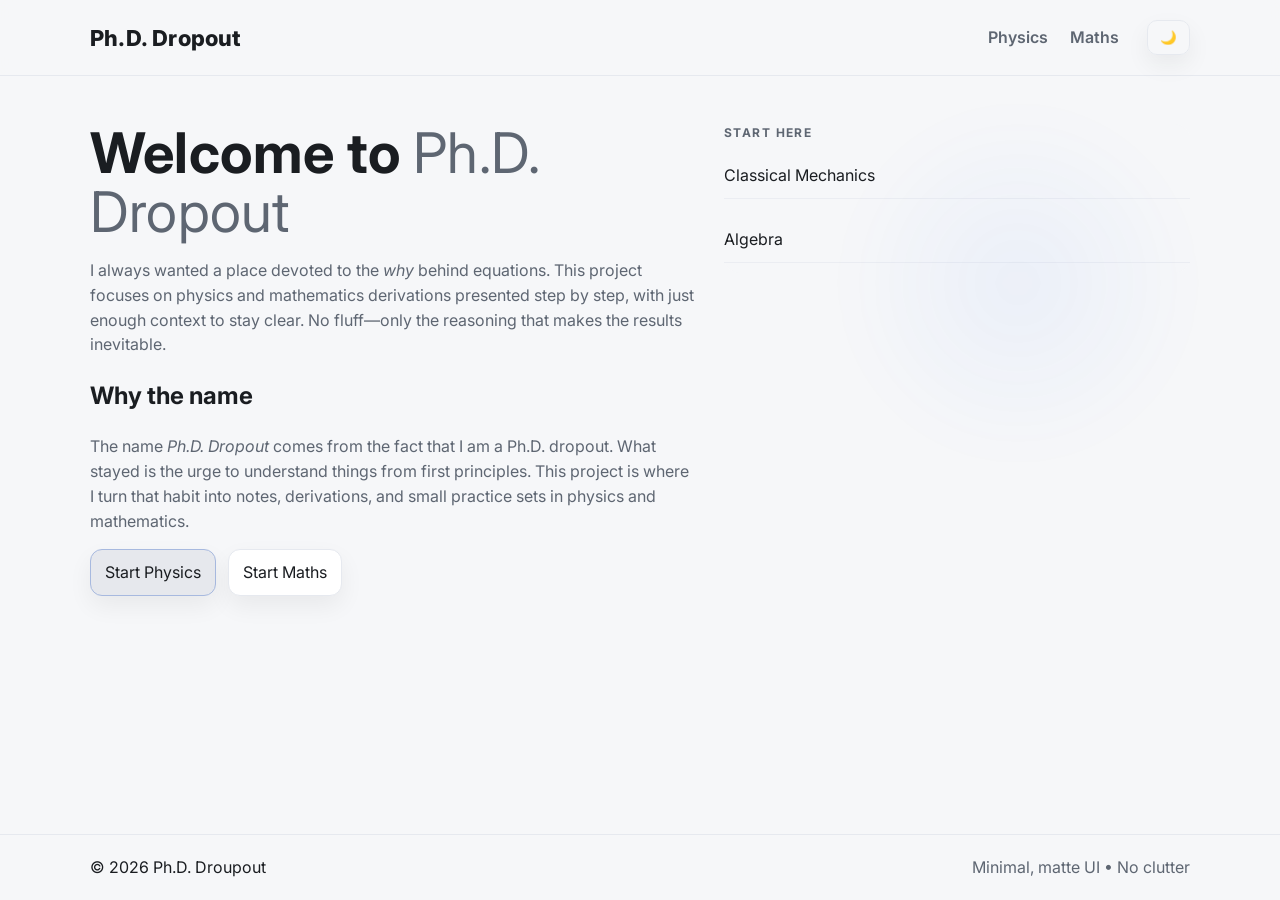
<file: index.html>
<!DOCTYPE html>
<html lang="en" data-theme="light">
<head>
  <meta charset="UTF-8" />
  <meta name="viewport" content="width=device-width, initial-scale=1" />
  <title>Ph.D. Droupout — Learn Simply</title>

  <!-- Font (Inter) -->
  <link rel="preconnect" href="https://fonts.gstatic.com" crossorigin>
  <link href="https://fonts.googleapis.com/css2?family=Inter:wght@400;600;700;800&display=swap" rel="stylesheet">

  <link rel="stylesheet" href="styles.css" />
</head>
<body class="layout">
  <header class="site-header">
    <div class="container header-wrap">
      <a href="index.html" class="brand">Ph.D. Dropout</a>
      <nav class="nav">
        <a href="physics.html">Physics</a>
        <a href="maths.html">Maths</a>
        <button id="theme-toggle" class="theme-toggle" aria-label="Toggle color theme" title="Toggle light/dark">🌙</button>
      </nav>
    </div>
  </header>

  <main class="container main-fill">
    <!-- Split hero: bold headline + compact CTAs + slim quick-links card -->
    <section class="hero-split">
      <div class="hero-copy">
        <h1>Welcome to <span class="quiet">Ph.D. Dropout</span> </h1>
        <p class="lede">I always wanted a place devoted to the <i>why</i> behind equations. This project focuses on physics and mathematics derivations presented step by step, with just enough context to stay clear. No fluff—only the reasoning that makes the results inevitable.</p>

        <h2>Why the name</h2>
        <p class="lede">
            The name <i>Ph.D. Dropout</i> comes from the fact that I am a Ph.D. dropout. What stayed is the urge to understand things from first principles. This project is where I turn that habit into notes, derivations, and small practice sets in physics and mathematics.
        </p>


        <div class="hero-actions">
          <a class="btn primary" href="physics.html">Start Physics</a>
          <a class="btn" href="maths.html">Start Maths</a>
        </div>
      </div>

      <aside class="hero-card" aria-label="Quick links">
        <h2 class="card-title">Start here</h2>
        <ul class="list-nav">
          <li><a href="physics.html#mechanics">Classical Mechanics</a></li>
          <li><a href="maths.html#algebra">Algebra</a></li>
        </ul>
      </aside>
    </section>

    <!-- Minimal subject pills (replaces big subject cards) -->
    <!--
    <section class="pill-row" aria-label="Subjects">
      <a class="pill" href="physics.html">Physics</a>
      <a class="pill" href="maths.html">Maths</a>
    </section>
    -->
  </main>

  <footer class="site-footer">
    <div class="container foot-wrap">
      <span> &copy; <span id="year"></span> Ph.D. Droupout</span>
      <span class="muted">Minimal, matte UI • No clutter</span>
    </div>
  </footer>

  <script src="script.js"></script>
</body>
</html>
</file>
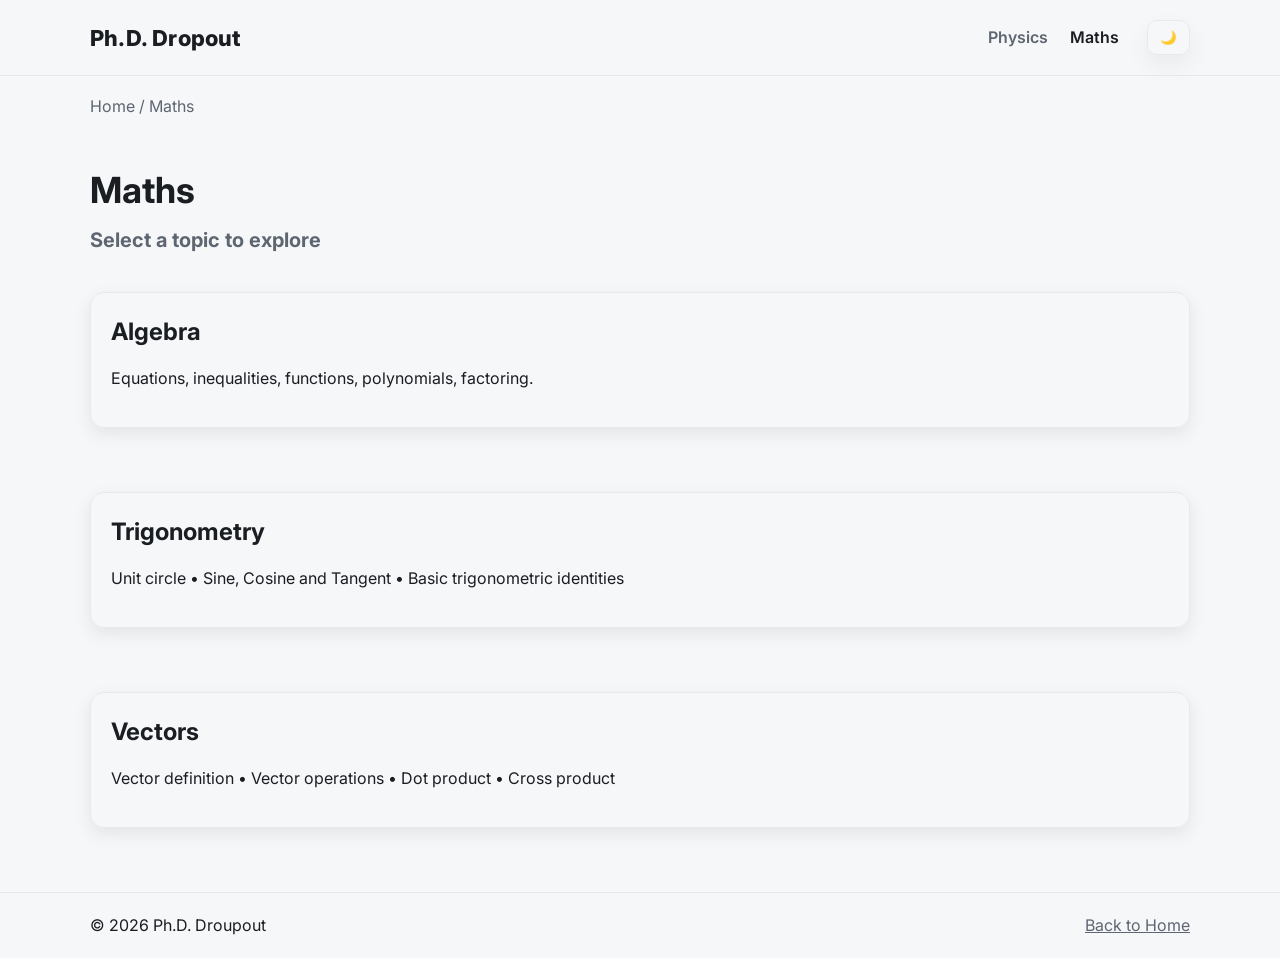
<file: maths.html>
<!DOCTYPE html>
<html lang="en" data-theme="light">
<head>
  <meta charset="UTF-8" />
  <meta name="viewport" content="width=device-width, initial-scale=1" />
  <title>Maths — Ph.D. Droupout</title>

  <link rel="preconnect" href="https://fonts.gstatic.com" crossorigin>
  <link href="https://fonts.googleapis.com/css2?family=Inter:wght@400;600;700;800&display=swap" rel="stylesheet">

  <link rel="stylesheet" href="styles.css" />
</head>
<body class="layout">
  <header class="site-header">
    <div class="container header-wrap">
      <a href="index.html" class="brand">Ph.D. Dropout</a>
      <nav class="nav">
        <a href="physics.html">Physics</a>
        <a class="active" href="maths.html">Maths</a>
        <button id="theme-toggle" class="theme-toggle" aria-label="Toggle color theme" title="Toggle light/dark">🌙</button>
      </nav>
    </div>
  </header>

  <main class="container main-fill">
    <nav class="breadcrumb"><a href="index.html">Home</a><span> / </span><span>Maths</span></nav>

    <section class="page-header">
      <h1>Maths</h1>
      <h2>Select a topic to explore</h2>
      <!--<p class="lede"></p>-->
    </section>

    <!-- Minimal topic chips (no big cards) -->
     <!--
    <section aria-label="Maths topics" class="topics-grid">
      <a class="topic-chip" href="#algebra">Algebra</a>
      <a class="topic-chip" href="#calculus">Calculus</a>
      <a class="topic-chip" href="#linear-algebra">Linear Algebra</a>
      <a class="topic-chip" href="#probability">Probability</a>
    </section>
    -->

    <!-- Sections (expand later with real content) -->

    <a id="algebra" class="section-note" href="maths-algebra.html">
        <h2>Algebra</h2>
        <p>Equations, inequalities, functions, polynomials, factoring.</p>
    </a>
    <a id="trigonometry" class="section-note" href="maths-trig.html">
        <h2>Trigonometry</h2>
        <p>Unit circle • Sine, Cosine and Tangent • Basic trigonometric identities</p>
    </a>
    <a id="vectors" class="section-note" href="maths-vectors.html">
        <h2>Vectors</h2>
        <p>Vector definition • Vector operations • Dot product • Cross product</p>
    </a>
  </main>

  <footer class="site-footer">
    <div class="container foot-wrap">
      <span>© <span id="year"></span> Ph.D. Droupout</span>
      <a class="muted" href="index.html">Back to Home</a>
    </div>
  </footer>

  <script src="script.js"></script>
</body>
</html>
</file>
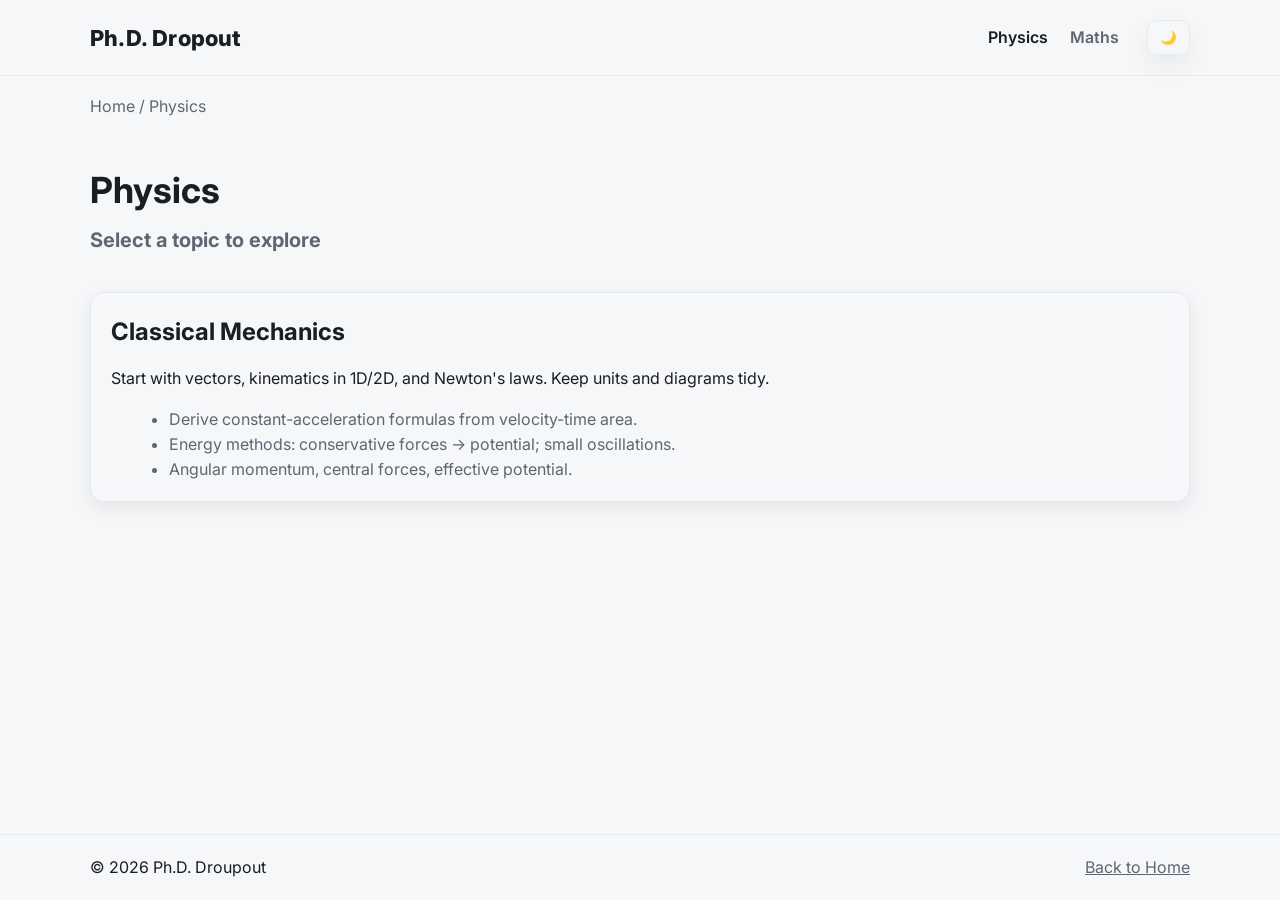
<file: physics.html>
<!DOCTYPE html>
<html lang="en" data-theme="light">
<head>
  <meta charset="UTF-8" />
  <meta name="viewport" content="width=device-width, initial-scale=1" />
  <title>Physics — Ph.D. Droupout</title>

  <link rel="preconnect" href="https://fonts.gstatic.com" crossorigin>
  <link href="https://fonts.googleapis.com/css2?family=Inter:wght@400;600;700;800&display=swap" rel="stylesheet">

  <link rel="stylesheet" href="styles.css" />
</head>
<body class="layout">
  <header class="site-header">
    <div class="container header-wrap">
      <a href="index.html" class="brand">Ph.D. Dropout</a>
      <nav class="nav">
        <a class="active" href="physics.html">Physics</a>
        <a href="maths.html">Maths</a>
        <button id="theme-toggle" class="theme-toggle" aria-label="Toggle color theme" title="Toggle light/dark">🌙</button>
      </nav>
    </div>
  </header>

  <main class="container main-fill">
    <nav class="breadcrumb"><a href="index.html">Home</a><span> / </span><span>Physics</span></nav>

    <section class="page-header">
      <h1>Physics</h1>
      <h2>Select a topic to explore</h2>
      <!--<p class="lede">Well-structured modules. Short notes. Targeted problems.</p>-->
    </section>

    <!-- Minimal topic chips (no big cards) -->
     <!--
    <section aria-label="Physics topics" class="topics-grid">
      <a class="topic-chip" href="#mechanics">Classical Mechanics</a>
      <a class="topic-chip" href="#em">Electricity &amp; Magnetism</a>
      <a class="topic-chip" href="#thermo">Thermodynamics</a>
      <a class="topic-chip" href="#relativity">Relativity</a>
    </section>
    -->
    
    <!-- Sections (expand later with real content) -->
    <a id="mechanics" class="section-note" href="physics-mechanics.html">
        <h2>Classical Mechanics</h2>
        <p>Start with vectors, kinematics in 1D/2D, and Newton's laws. Keep units and diagrams tidy.</p>
        <ul class="bullets">
            <li>Derive constant-acceleration formulas from velocity-time area.</li>
            <li>Energy methods: conservative forces → potential; small oscillations.</li>
            <li>Angular momentum, central forces, effective potential.</li>
        </ul>
    </a>
  </main>

  <footer class="site-footer">
    <div class="container foot-wrap">
      <span>© <span id="year"></span> Ph.D. Droupout</span>
      <a class="muted" href="index.html">Back to Home</a>
    </div>
  </footer>

  <script src="script.js"></script>
</body>
</html>
</file>
<file: styles.css>
/* ========================================================================== */
/*  Ph.D. Dropout — Minimal, Matte UI                                         */
/*  Clean stylesheet matching current HTML (index, physics, maths)            */
/*  - Light/Dark themes via [data-theme] on <html>                            */
/*  - Sticky footer layout                                                    */
/*  - Split hero with ghost quick-links                                       */
/*  - Clickable translucent .section-note cards                               */
/* ========================================================================== */

/* ===== Base / Reset ===== */
* { box-sizing: border-box; }
html, body { height: 100%; }
body {
  margin: 0;
  font-family: 'Inter', system-ui, -apple-system, Segoe UI, Roboto, Arial, sans-serif;
  line-height: 1.55;
}

/* ===== Theming (light default) ===== */
:root,
:root[data-theme="light"]{
  --bg: #f6f7f9;
  --panel: #ffffff;
  --card: #ffffff;
  --text: #1a1d21;
  --muted: #5e6672;
  --accent: #2563eb;
  --border: #e6e9ef;
  --shadow: 0 10px 24px rgba(0,0,0,.06);
  --radius: 14px;
}

:root[data-theme="dark"]{
  --bg: #0e0f11;
  --panel: #131518;
  --card: #17191d;
  --text: #e6e7ea;
  --muted: #9aa0a8;
  --accent: #7cc3ff;
  --border: #22262b;
  --shadow: 0 6px 20px rgba(0,0,0,.35);
  --radius: 14px;
}

/* ===== Layout ===== */
body.layout {
  min-height: 100dvh;
  display: flex;
  flex-direction: column;
  background: var(--bg);
  color: var(--text);
}
.container { width: min(1100px, 92vw); margin-inline: auto; }
.main-fill { flex: 1; }
.lede { color: var(--muted); max-width: 70ch; }
.muted { color: var(--muted); }

/* ===== Header / Nav ===== */
.site-header{
  position: sticky; top: 0; z-index: 50;
  background: color-mix(in hsl, var(--bg) 75%, transparent);
  backdrop-filter: blur(8px);
  border-bottom: 1px solid var(--border);
}
.header-wrap{
  display:flex; align-items:center; justify-content:space-between;
  padding: 20px 0;
}
.brand{
  color: var(--text); text-decoration:none; font-weight:800; letter-spacing:.2px;
  font-size: clamp(18px, 2.2vw, 22px);
}
.nav { display:flex; align-items:center; gap: 22px; }
.nav a{
  color: var(--muted); text-decoration:none; font-weight:600; transition: color .2s ease;
}
.nav a:hover, .nav a.active{ color: var(--text); }

/* Theme toggle button */
.theme-toggle{
  margin-left: 6px;
  border: 1px solid var(--border);
  background: var(--panel);
  color: var(--text);
  border-radius: 10px;
  padding: 10px 12px;
  line-height: 1;
  cursor: pointer;
  box-shadow: var(--shadow);
  transition: transform .15s ease, border-color .2s ease, background .2s ease;
  background: transparent;
}
.theme-toggle:hover{
  transform: translateY(-1px);
  border-color: color-mix(in hsl, var(--border), var(--text) 10%);
}

/* ===== Breadcrumb ===== */
.breadcrumb{ margin: 18px 0 8px; color: var(--muted); }
.breadcrumb a{ color: var(--muted); text-decoration: none; }
.breadcrumb a:hover{ color: var(--text); }

/* ===== Hero (homepage) ===== */
.hero-split{
  position: relative;
  display: grid;
  grid-template-columns: 1.3fr 1fr;
  gap: 28px;
  padding: 48px 0 12px;
  align-items: start;
}
.hero-copy h1{
  margin: 0 0 10px;
  font-size: clamp(32px, 6vw, 56px);
  line-height: 1.05;
  letter-spacing: .2px;
}
.hero-copy .quiet{ font-weight: 400; color: var(--muted); }
.hero-actions{ display: flex; gap: 12px; margin-top: 16px; }

/* Buttons */
.btn{
  display: inline-flex; align-items: center; justify-content: center;
  padding: 10px 14px;
  border-radius: 12px;
  border: 1px solid var(--border);
  background: var(--panel);
  color: var(--text);
  text-decoration: none;
  box-shadow: var(--shadow);
  transition: transform .15s ease, border-color .2s ease, background .2s ease;
}
.btn:hover{
  transform: translateY(-1px);
  border-color: color-mix(in hsl, var(--border), var(--text) 12%);
}
.btn.primary{
  background: color-mix(in hsl, var(--accent) 18%, var(--panel));
  border-color: color-mix(in hsl, var(--accent) 40%, var(--border));
}

/* “Start here” ghost card (right column) */
.hero-card{
  background: var(--bg);     /* match page background */
  border: 0;
  box-shadow: none;
  border-radius: 16px;
  padding: 0;
}
.card-title{
  margin: 0 0 10px; padding: 0;
  font-size: 12px; font-weight: 700; color: var(--muted);
  text-transform: uppercase; letter-spacing: .12em;
}
.list-nav{ list-style: none; padding: 0; margin: 0; }
.list-nav li + li{ margin-top: 8px; }
.list-nav a{
  display: block; text-decoration: none; color: var(--text);
  padding: 10px 0; border: 0; background: transparent; border-radius: 10px;
  position: relative; transition: background .2s ease, outline-color .2s ease;
}
.list-nav a::after{
  content: ""; display: block; height: 1px; margin-top: 10px;
  background: color-mix(in hsl, var(--border), var(--bg) 30%);
}
.list-nav a:hover{
  background: color-mix(in hsl, var(--bg), var(--accent) 5%);
  background: transparent;
}
.list-nav a:focus-visible{
  outline: 2px solid color-mix(in hsl, var(--accent) 45%, transparent);
  outline-offset: 2px;
}

/* Ambient accent */
.hero-split::after{
  content: ""; position: absolute; right: -8%; top: -10%;
  width: 520px; height: 520px;
  background: radial-gradient(closest-side, color-mix(in hsl, var(--accent) 22%, transparent) 0%, transparent 70%);
  filter: blur(30px); opacity: .25; pointer-events: none;
}

/* ===== Page headers (subject/topic pages) ===== */
.page-header{ padding: 36px 0 8px; }
.page-header h1{ margin: 0 0 6px; font-size: clamp(26px, 4vw, 36px); }
.page-header h2{ margin: 0; font-size: clamp(16px, 2.2vw, 20px); color: var(--muted); }

/* ===== Clickable translucent content cards ===== */
.section-note{
  margin: 28px 0 64px;
  padding: 20px;
  border-radius: var(--radius);
  border: 1px solid var(--border);
  background: rgba(255,255,255,0.60); /* light fallback */
  box-shadow: 0 6px 18px rgba(0,0,0,.08);
  backdrop-filter: blur(8px) saturate(110%);
  -webkit-backdrop-filter: blur(8px) saturate(110%);
  transition: background .2s ease, border-color .2s ease, transform .15s ease;
  color: inherit; text-decoration: none; display: block; /* allows <a class="section-note"> */
}
:root[data-theme="dark"] .section-note{
  background: rgba(19,21,24,0.55); /* dark fallback */
}

/* Prefer modern mixing when supported */
@supports (background: color-mix(in hsl, white 0%, black 100%)) {
  :root[data-theme="light"] .section-note{
    background: color-mix(in hsl, var(--panel) 55%, transparent);
    background: transparent;
  }
  :root[data-theme="dark"] .section-note{
    background: color-mix(in hsl, var(--panel) 45%, transparent);
    background: transparent;
  }
}

.section-note h2{ margin: 0 0 10px; }
.bullets{ margin: 10px 0 0 18px; color: var(--muted); }

.section-note:hover{
  transform: translateY(-1px);
  border-color: color-mix(in hsl, var(--border), var(--text) 15%);
  background: color-mix(in hsl, var(--panel) 62%, transparent);
}
.section-note:focus-visible{
  outline: 2px solid color-mix(in hsl, var(--accent) 45%, transparent);
  outline-offset: 3px;
}

/* ===== Footer ===== */
.site-footer{
  border-top: 1px solid var(--border);
  background: color-mix(in hsl, var(--bg) 85%, transparent);
}
.foot-wrap{
  padding: 20px 0;
  display:flex; align-items:center; justify-content:space-between;
}

/* ===== Responsive ===== */
@media (max-width: 900px){
  .hero-split{ grid-template-columns: 1fr; gap: 20px; }
  .hero-split::after{ display: none; }
}
@media (max-width: 640px){
  .nav { gap: 16px; }
}

/* === TOC links: neutral by default, highlight on hover/focus ============= */
#toc .bullets a{
  color: inherit;                 /* same color as surrounding text */
  text-decoration: none;          /* remove default underline */
  transition: color .15s ease;    /* smooth hover */
}

#toc .bullets a:visited{
  color: inherit;                 /* no purple after click */
}

/* hover/focus: show a clean underline, not a color change */
#toc .bullets a:hover,
#toc .bullets a:focus-visible{
  text-decoration:none;
  text-underline-offset: 3px;
  text-decoration-thickness: 2px;
}

/* optional: keyboard focus ring for accessibility (keeps the neutral color) */
#toc .bullets a:focus-visible{
  outline: 2px solid color-mix(in hsl, var(--accent) 45%, transparent);
  outline-offset: 2px;
}
</file>
